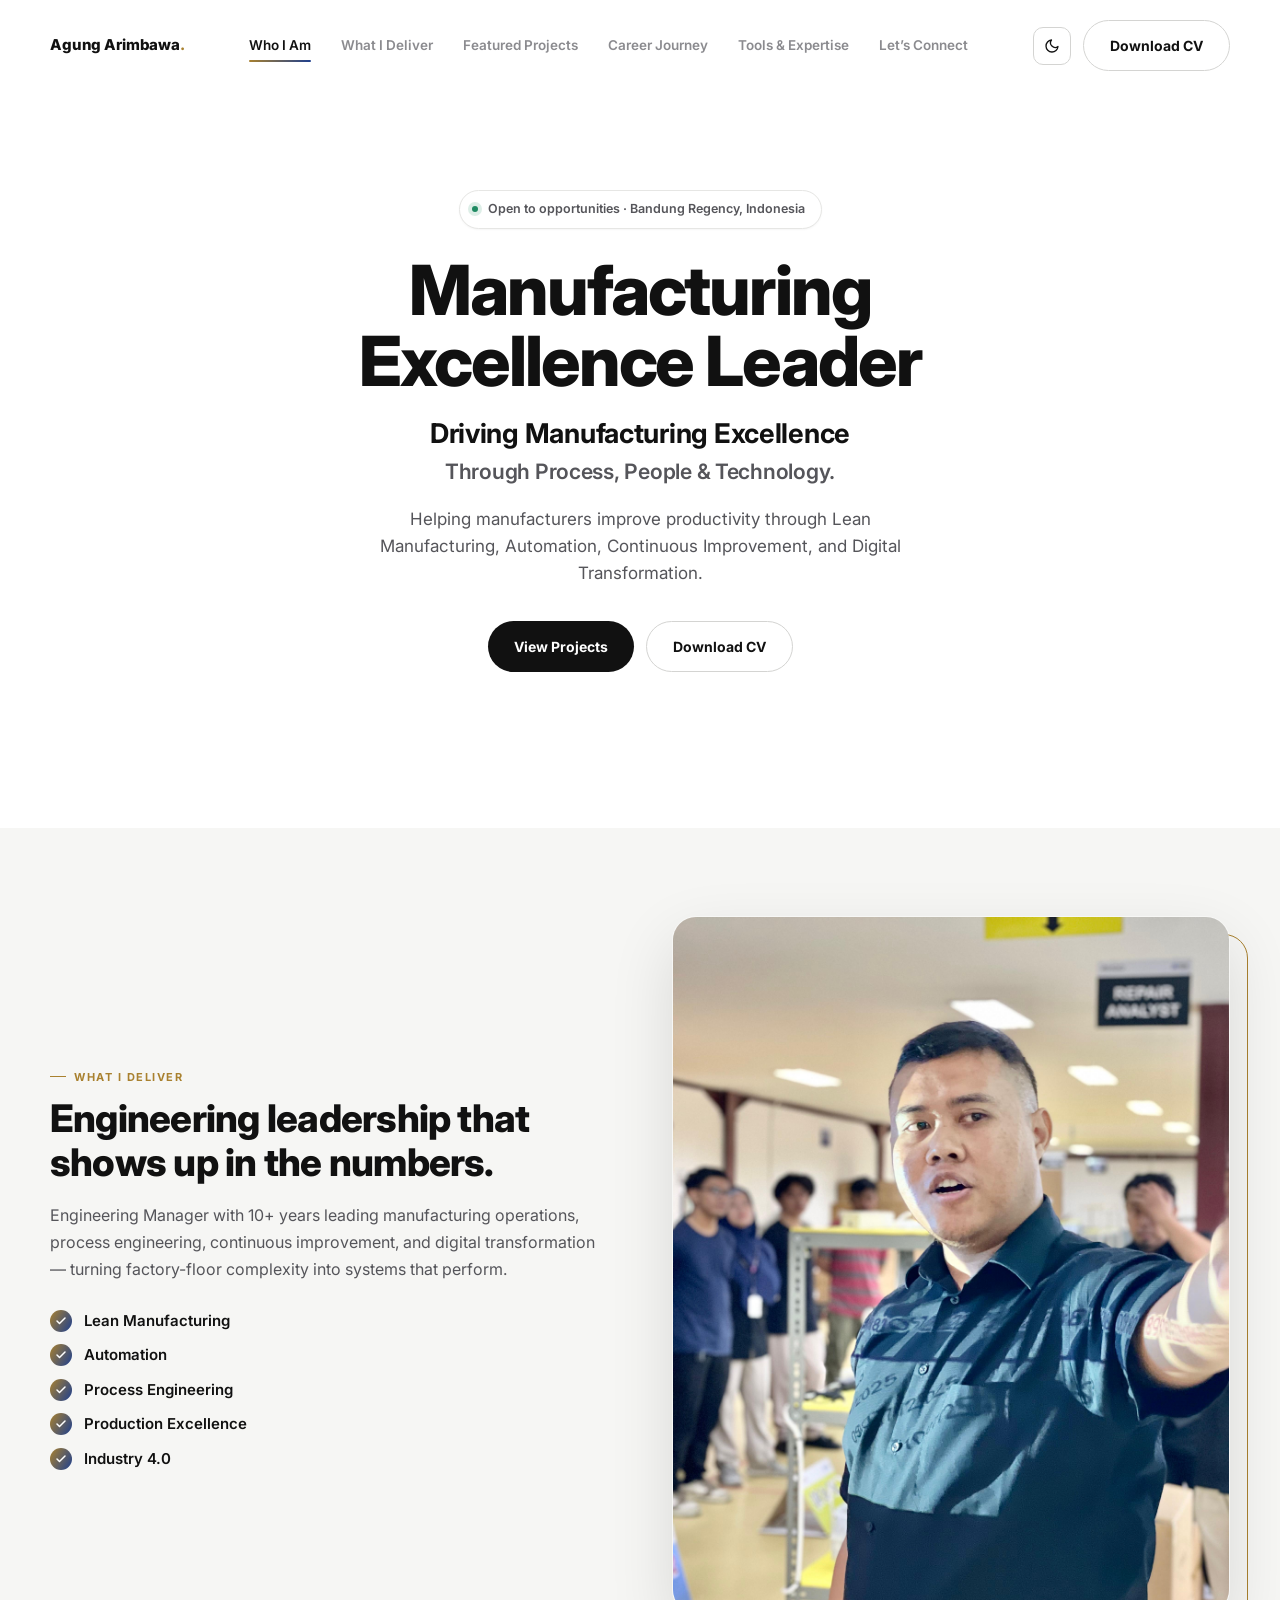
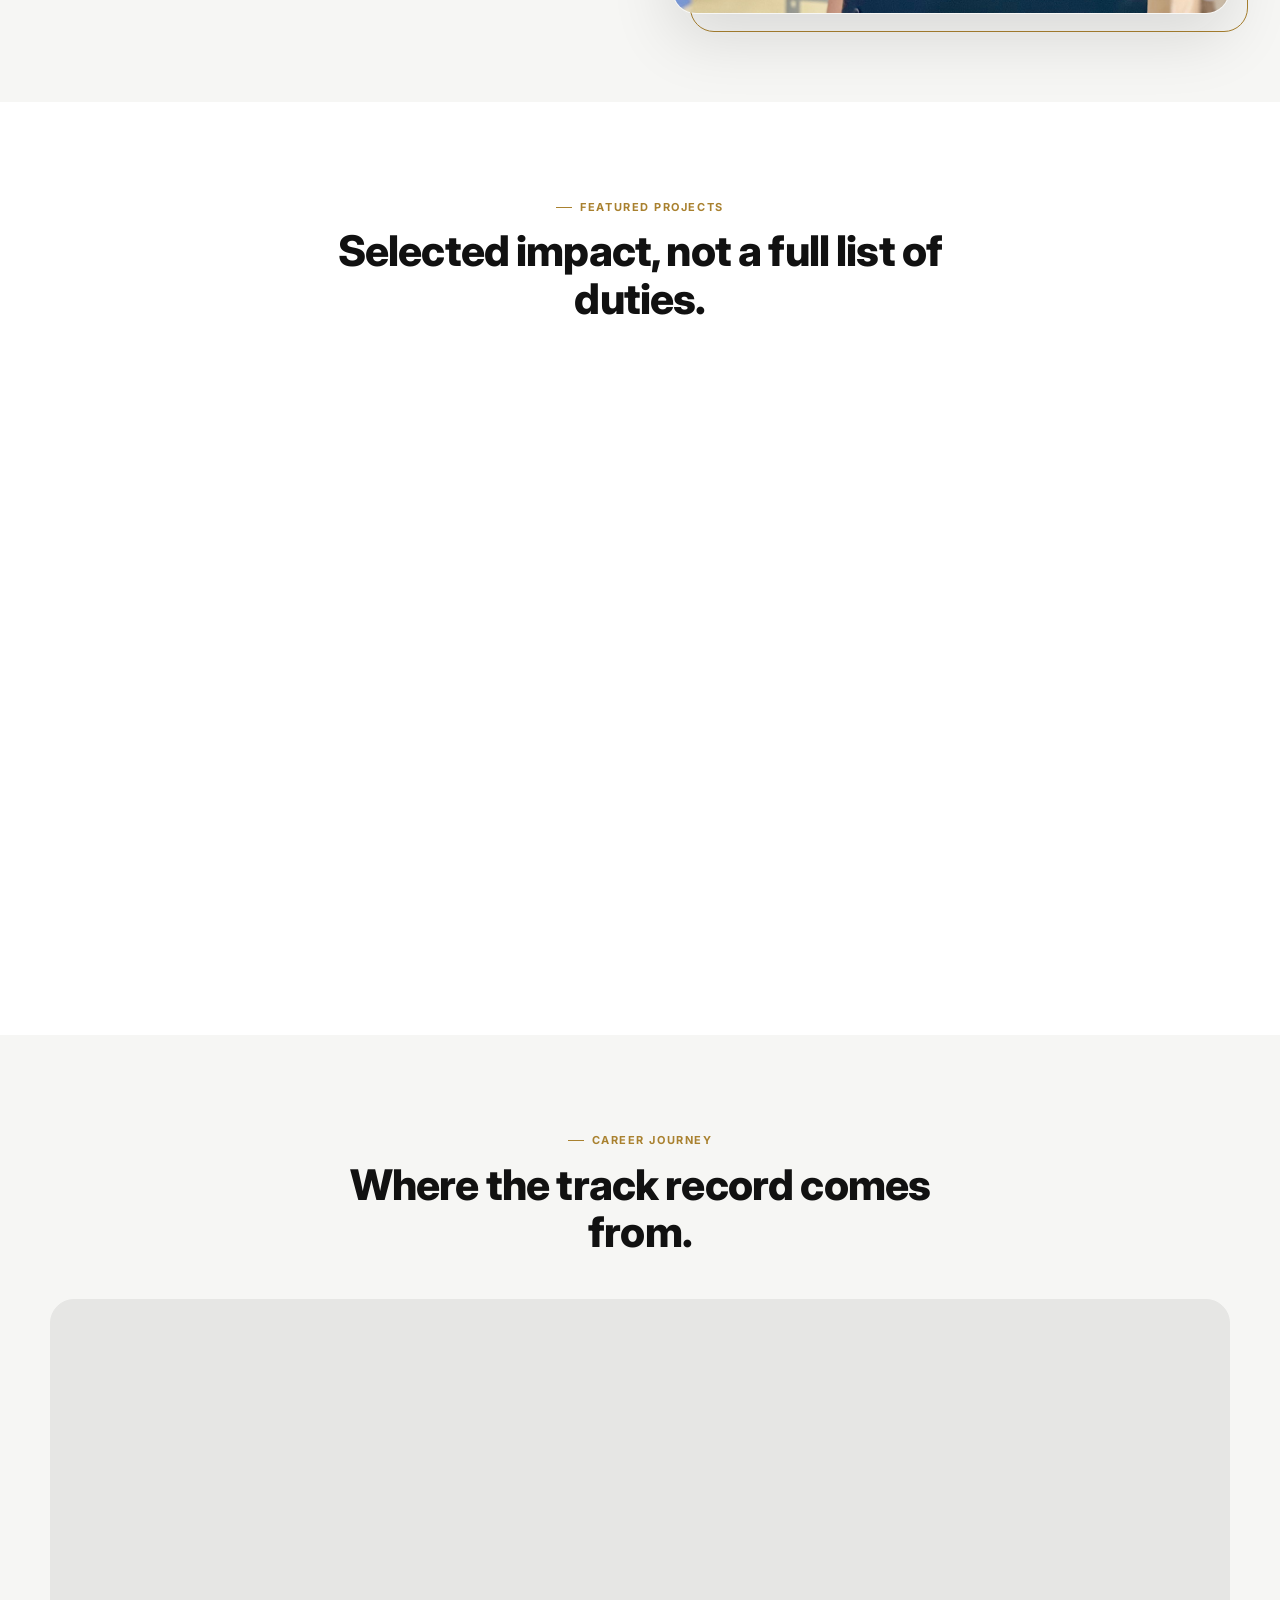
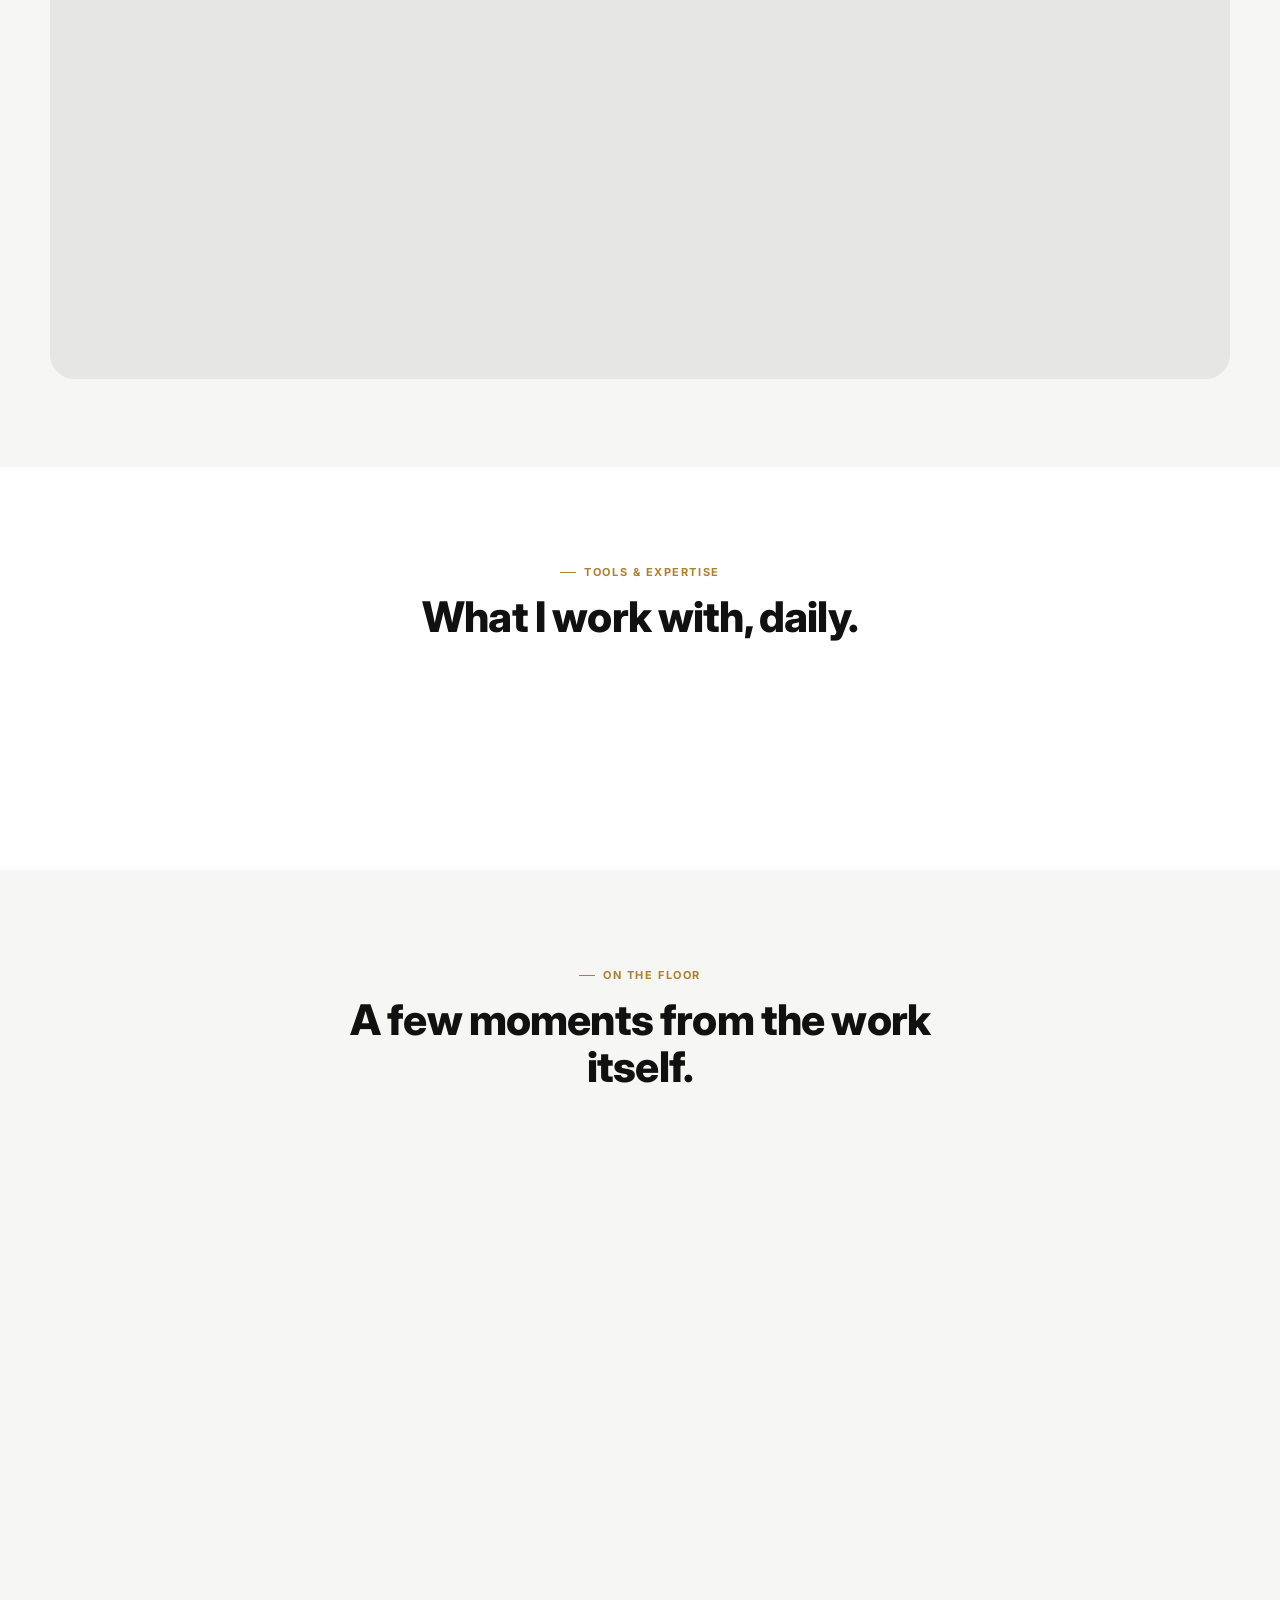
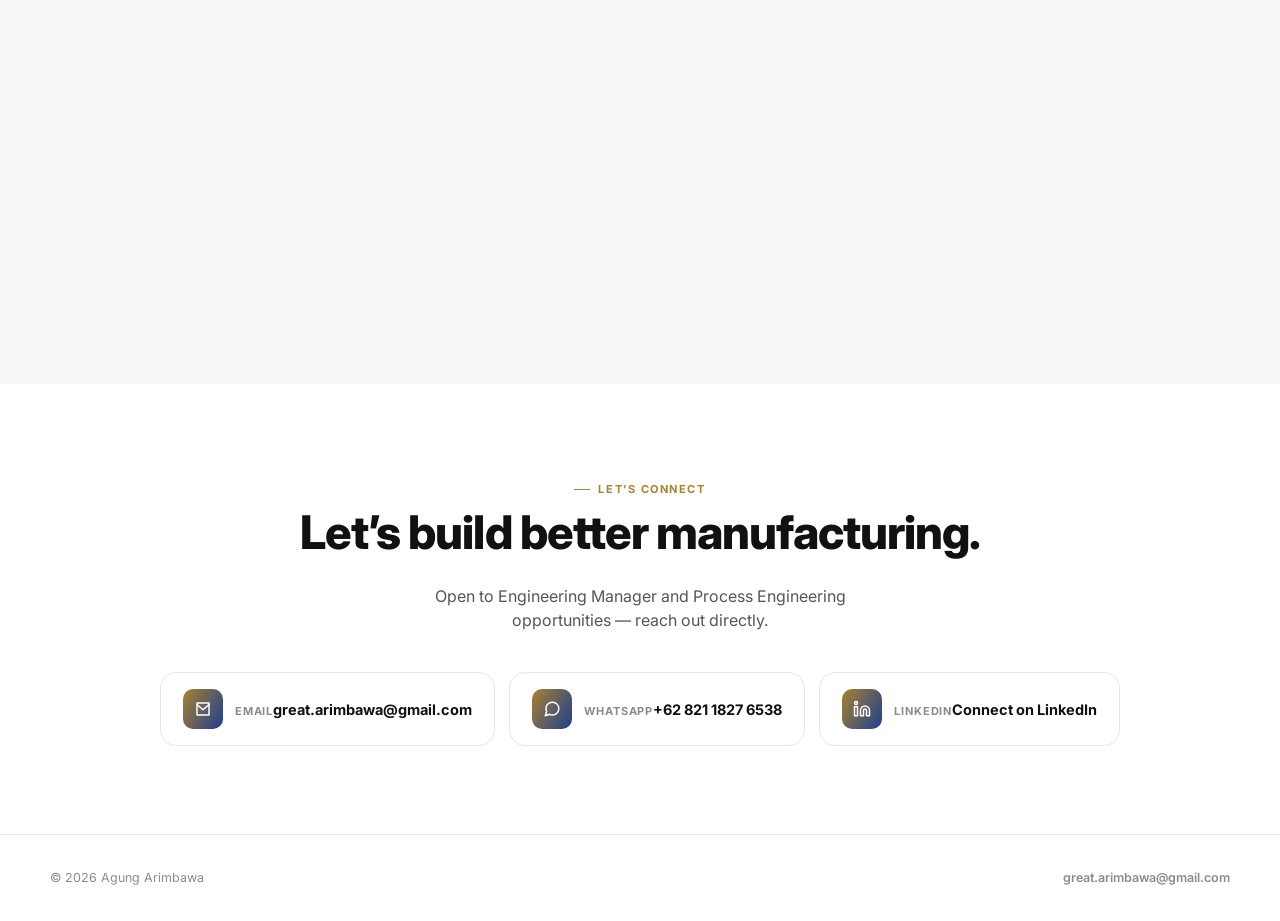
<file: index.html>
<!doctype html>
<html lang="en">
<head>
  <meta charset="UTF-8" />
  <meta name="viewport" content="width=device-width, initial-scale=1" />
  <meta name="theme-color" content="#FFFFFF" id="themeColorMeta" />
  <meta name="description" content="Agung Arimbawa — Engineering Manager specializing in Manufacturing Excellence, Lean, Automation & Industry 4.0." />
  <meta property="og:title" content="Agung Arimbawa — Engineering Manager" />
  <meta property="og:description" content="Helping manufacturers improve productivity through Lean, Automation & Industry 4.0." />
  <meta property="og:type" content="website" />
  <title>Agung Arimbawa | Engineering Manager — Manufacturing Excellence</title>

  <script>
    (function () {
      var theme = 'light';
      try { theme = localStorage.getItem('theme') === 'dark' ? 'dark' : 'light'; } catch (e) {}
      document.documentElement.setAttribute('data-theme', theme);
      var meta = document.getElementById('themeColorMeta');
      if (meta) meta.setAttribute('content', theme === 'dark' ? '#0A0A0B' : '#FFFFFF');
    })();
  </script>
  <link rel="preconnect" href="https://fonts.googleapis.com" />
  <link rel="preconnect" href="https://fonts.gstatic.com" crossorigin />
  <link href="https://fonts.googleapis.com/css2?family=Inter:wght@400;500;600;700;800&display=swap" rel="stylesheet" />
  <link rel="stylesheet" href="styles.css" />
</head>
<body>

  <div class="scroll-progress" id="scrollProgress" aria-hidden="true"><span></span></div>

  <header class="site-header" id="siteHeader">
    <div class="shell header-row">
      <a class="brand" href="#home">Agung Arimbawa<span>.</span></a>
      <nav class="desktop-nav" aria-label="Primary">
        <a href="#home">Who I Am</a>
        <a href="#deliver">What I Deliver</a>
        <a href="#projects">Featured Projects</a>
        <a href="#career">Career Journey</a>
        <a href="#skills">Tools &amp; Expertise</a>
        <a href="#connect">Let&rsquo;s Connect</a>
      </nav>
      <div class="header-actions">
        <button class="theme-toggle" id="themeToggle" type="button" aria-label="Switch to dark theme">
          <svg class="icon-sun" viewBox="0 0 24 24" fill="none" stroke="currentColor" stroke-width="2" stroke-linecap="round" stroke-linejoin="round" aria-hidden="true"><circle cx="12" cy="12" r="4"></circle><path d="M12 2v2M12 20v2M4.93 4.93l1.41 1.41M17.66 17.66l1.41 1.41M2 12h2M20 12h2M6.34 17.66l-1.41 1.41M19.07 4.93l-1.41 1.41"/></svg>
          <svg class="icon-moon" viewBox="0 0 24 24" fill="none" stroke="currentColor" stroke-width="2" stroke-linecap="round" stroke-linejoin="round" aria-hidden="true"><path d="M21 12.79A9 9 0 1 1 11.21 3 7 7 0 0 0 21 12.79z"/></svg>
        </button>
        <a class="btn btn-outline desktop-only" href="Agung-Arimbawa-CV.pdf" download>Download CV</a>
        <button class="menu-toggle" id="menuToggle" aria-label="Open menu" aria-expanded="false">
          <span></span><span></span><span></span>
        </button>
      </div>
    </div>
  </header>

  <div class="mobile-menu" id="mobileMenu" aria-hidden="true">
    <div class="mobile-menu-top">
      <span>Menu</span>
      <button class="theme-toggle" id="themeToggleMobile" type="button" aria-label="Switch to dark theme">
        <svg class="icon-sun" viewBox="0 0 24 24" fill="none" stroke="currentColor" stroke-width="2" stroke-linecap="round" stroke-linejoin="round" aria-hidden="true"><circle cx="12" cy="12" r="4"></circle><path d="M12 2v2M12 20v2M4.93 4.93l1.41 1.41M17.66 17.66l1.41 1.41M2 12h2M20 12h2M6.34 17.66l-1.41 1.41M19.07 4.93l-1.41 1.41"/></svg>
        <svg class="icon-moon" viewBox="0 0 24 24" fill="none" stroke="currentColor" stroke-width="2" stroke-linecap="round" stroke-linejoin="round" aria-hidden="true"><path d="M21 12.79A9 9 0 1 1 11.21 3 7 7 0 0 0 21 12.79z"/></svg>
      </button>
    </div>
    <nav aria-label="Mobile">
      <a href="#home">Who I Am</a>
      <a href="#deliver">What I Deliver</a>
      <a href="#projects">Featured Projects</a>
      <a href="#career">Career Journey</a>
      <a href="#skills">Tools &amp; Expertise</a>
      <a href="#connect">Let&rsquo;s Connect</a>
    </nav>
    <a class="btn btn-primary" href="Agung-Arimbawa-CV.pdf" download>Download CV</a>
  </div>

  <main>
    <section class="hero" id="home">
      <div class="shell">
        <div class="hero-heading">

          <div class="status-pill">
            <span class="status-dot"></span>
            Open to opportunities · Bandung Regency, Indonesia
          </div>

          <h1>Manufacturing Excellence Leader</h1>

          <p class="hero-headline">
            Driving Manufacturing Excellence
            <span>Through Process, People &amp; Technology.</span>
          </p>

          <p class="hero-tagline">
            Helping manufacturers improve productivity through Lean Manufacturing,
            Automation, Continuous Improvement, and Digital Transformation.
          </p>

          <div class="hero-actions">
            <a class="btn btn-primary" href="#projects">View Projects</a>
            <a class="btn btn-outline" href="Agung-Arimbawa-CV.pdf" download>
              Download CV
            </a>
          </div>

        </div>
      </div>
    </section>

    <section class="deliver section-pad" id="deliver">
      <div class="shell deliver-grid">
        <div class="deliver-copy reveal">
          <span class="kicker">What I Deliver</span>
          <h2>Engineering leadership that shows up in the numbers.</h2>
          <p>Engineering Manager with 10+ years leading manufacturing operations, process engineering, continuous improvement, and digital transformation — turning factory-floor complexity into systems that perform.</p>
          <ul class="specialize-list">
            <li><span class="check"><svg viewBox="0 0 24 24" fill="none" stroke="currentColor" stroke-width="3" stroke-linecap="round" stroke-linejoin="round"><path d="M20 6 9 17l-5-5"/></svg></span> Lean Manufacturing</li>
            <li><span class="check"><svg viewBox="0 0 24 24" fill="none" stroke="currentColor" stroke-width="3" stroke-linecap="round" stroke-linejoin="round"><path d="M20 6 9 17l-5-5"/></svg></span> Automation</li>
            <li><span class="check"><svg viewBox="0 0 24 24" fill="none" stroke="currentColor" stroke-width="3" stroke-linecap="round" stroke-linejoin="round"><path d="M20 6 9 17l-5-5"/></svg></span> Process Engineering</li>
            <li><span class="check"><svg viewBox="0 0 24 24" fill="none" stroke="currentColor" stroke-width="3" stroke-linecap="round" stroke-linejoin="round"><path d="M20 6 9 17l-5-5"/></svg></span> Production Excellence</li>
            <li><span class="check"><svg viewBox="0 0 24 24" fill="none" stroke="currentColor" stroke-width="3" stroke-linecap="round" stroke-linejoin="round"><path d="M20 6 9 17l-5-5"/></svg></span> Industry 4.0</li>
          </ul>
        </div>
        <div class="deliver-photo reveal">
          <div class="deliver-photo-frame" aria-hidden="true"></div>
          <img
    src="assets/gallery/Briefing-pagi.jpg"
    alt="Agung Arimbawa"
    class="profile-photo"
/>
        </div>
      </div>
    </section>

    <section class="section-pad" id="projects">
      <div class="shell">
        <div class="section-head">
          <span class="kicker">Featured Projects</span>
          <h2>Selected impact, not a full list of duties.</h2>
        </div>
        <div class="projects-grid" id="projectsGrid"></div>
      </div>
    </section>

    <section class="section-pad" id="career" style="background:var(--surface-2);">
      <div class="shell">
        <div class="section-head">
          <span class="kicker">Career Journey</span>
          <h2>Where the track record comes from.</h2>
        </div>
        <div class="career-list" id="careerList"></div>
      </div>
    </section>

    <section class="section-pad" id="skills">
      <div class="shell">
        <div class="section-head">
          <span class="kicker">Tools &amp; Expertise</span>
          <h2>What I work with, daily.</h2>
        </div>
        <div class="badge-cloud" id="badgeCloud"></div>
      </div>
    </section>

    <section class="section-pad" id="gallery" style="background:var(--surface-2);">
      <div class="shell">
        <div class="section-head">
          <span class="kicker">On the Floor</span>
          <h2>A few moments from the work itself.</h2>
        </div>
        <div class="gallery-grid" id="galleryGrid"></div>
      </div>
    </section>

    <section class="connect section-pad" id="connect">
      <div class="shell">
        <span class="kicker" style="justify-content:center;">Let&rsquo;s Connect</span>
        <h2>Let&rsquo;s build better manufacturing.</h2>
        <p>Open to Engineering Manager and Process Engineering opportunities — reach out directly.</p>
        <div class="connect-links">
          <a class="connect-link" href="mailto:great.arimbawa@gmail.com">
            <span class="icon"><svg viewBox="0 0 24 24" fill="none" stroke="currentColor" stroke-width="2" stroke-linecap="round" stroke-linejoin="round"><path d="M4 4h16v16H4z"/><path d="m4 6 8 7 8-7"/></svg></span>
            <span><span class="label">Email</span><span class="value">great.arimbawa@gmail.com</span></span>
          </a>
          <a class="connect-link" href="https://wa.me/6282118276538" target="_blank" rel="noreferrer">
            <span class="icon"><svg viewBox="0 0 24 24" fill="none" stroke="currentColor" stroke-width="2" stroke-linecap="round" stroke-linejoin="round"><path d="M21 11.5a8.38 8.38 0 0 1-.9 3.8 8.5 8.5 0 0 1-7.6 4.7 8.38 8.38 0 0 1-3.8-.9L3 21l1.9-5.7a8.38 8.38 0 0 1-.9-3.8 8.5 8.5 0 0 1 4.7-7.6 8.38 8.38 0 0 1 3.8-.9h.5a8.48 8.48 0 0 1 8 8v.5z"/></svg></span>
            <span><span class="label">WhatsApp</span><span class="value">+62 821 1827 6538</span></span>
          </a>
          <a class="connect-link" href="https://www.linkedin.com/in/agung-arimbawa-a76597218/" target="_blank" rel="noreferrer">
            <span class="icon"><svg viewBox="0 0 24 24" fill="none" stroke="currentColor" stroke-width="2" stroke-linecap="round" stroke-linejoin="round"><path d="M16 8a6 6 0 0 1 6 6v7h-4v-7a2 2 0 0 0-2-2 2 2 0 0 0-2 2v7h-4v-7a6 6 0 0 1 6-6z"/><rect x="2" y="9" width="4" height="12"/><circle cx="4" cy="4" r="2"/></svg></span>
            <span><span class="label">LinkedIn</span><span class="value">Connect on LinkedIn</span></span>
          </a>
        </div>
      </div>
    </section>
  </main>

  <footer class="site-footer">
    <div class="shell footer-row">
      <span>© <span id="currentYear"></span> Agung Arimbawa</span>
      <a href="mailto:great.arimbawa@gmail.com">great.arimbawa@gmail.com</a>
    </div>
  </footer>

  <dialog class="project-modal" id="projectModal">
    <div class="modal-inner">
      <button class="modal-close" id="modalClose" aria-label="Close">
        <svg width="14" height="14" viewBox="0 0 24 24" fill="none" stroke="currentColor" stroke-width="2.4" stroke-linecap="round"><path d="M18 6 6 18M6 6l12 12"/></svg>
      </button>
      <span class="kicker" id="modalCategory">Project</span>
      <div class="modal-stat" id="modalStat"></div>
      <div class="modal-stat-label" id="modalStatLabel"></div>
      <h3 id="modalTitle"></h3>
      <p id="modalSummary"></p>
      <div class="modal-tags" id="modalTags"></div>
    </div>
  </dialog>

  <script src="script.js" defer></script>
  <script src="theme-toggle.js" defer></script>
</body>
</html>
</file>
<file: styles.css>
/* =========================================================
   Agung Arimbawa — Portfolio
   Monochrome base + gold/blue accents. Rebuilt for a condensed,
   impact-first structure (~6 sections, no long-form reading).
   ========================================================= */

* { margin: 0; padding: 0; box-sizing: border-box; }

:root {
  --bg: #ffffff;
  --surface: #ffffff;
  --surface-2: #f6f6f4;
  --surface-3: #eeeeec;
  --title: #111111;
  --body: #55555a;
  --muted: #8b8b8f;
  --border: #e6e6e4;
  --border-strong: #d4d4d2;

  --gold: #a9812f;
  --gold-soft: rgba(169, 129, 47, .12);
  --blue: #1d3f8f;
  --blue-soft: rgba(29, 63, 143, .10);
  --success: #1f8a62;
  --gradient-accent: linear-gradient(120deg, var(--gold), var(--blue));

  --shell: min(100% - 48px, 1180px);
  --radius-sm: 10px;
  --radius-md: 16px;
  --radius-lg: 24px;
  --shadow-sm: 0 1px 2px rgba(17, 17, 17, .04);
  --shadow-md: 0 12px 32px rgba(17, 17, 17, .07);
  --shadow-lg: 0 24px 64px rgba(17, 17, 17, .12);
  --ease: cubic-bezier(.22, 1, .36, 1);
  color-scheme: light;
}

[data-theme="dark"] {
  --bg: #0a0a0b;
  --surface: #131314;
  --surface-2: #18181a;
  --surface-3: #1f1f22;
  --title: #f5f5f4;
  --body: #b7b7ba;
  --muted: #86868a;
  --border: rgba(255, 255, 255, .09);
  --border-strong: rgba(255, 255, 255, .16);

  --gold: #d3ac5e;
  --gold-soft: rgba(211, 172, 94, .14);
  --blue: #6e93e8;
  --blue-soft: rgba(110, 147, 232, .14);
  --success: #34d399;
  --shadow-sm: 0 1px 2px rgba(0, 0, 0, .3);
  --shadow-md: 0 16px 40px rgba(0, 0, 0, .38);
  --shadow-lg: 0 28px 72px rgba(0, 0, 0, .5);
  color-scheme: dark;
}

html { scroll-behavior: smooth; }
@media (prefers-reduced-motion: reduce) {
  html { scroll-behavior: auto; }
  *, *::before, *::after { animation-duration: .001ms !important; transition-duration: .001ms !important; }
}

body {
  font-family: "Inter", system-ui, -apple-system, "Segoe UI", sans-serif;
  background: var(--bg);
  color: var(--title);
  font-size: 16px;
  line-height: 1.5;
  -webkit-font-smoothing: antialiased;
  transition: background .3s var(--ease), color .3s var(--ease);
}

::selection { background: var(--gold-soft); color: var(--title); }
:focus-visible { outline: 2px solid var(--blue); outline-offset: 3px; border-radius: 3px; }

a { color: inherit; text-decoration: none; }
ul { list-style: none; }
img { max-width: 100%; display: block; }
button { font: inherit; cursor: pointer; border: none; background: none; color: inherit; }

.shell { width: var(--shell); margin: 0 auto; }
section { position: relative; }
.section-pad { padding: 88px 0; }
@media (max-width: 720px) { .section-pad { padding: 60px 0; } }

.kicker {
  display: inline-flex;
  align-items: center;
  gap: 8px;
  font-size: 11px;
  font-weight: 700;
  letter-spacing: .14em;
  text-transform: uppercase;
  color: var(--gold);
}
.kicker::before { content: ""; width: 16px; height: 1px; background: var(--gold); }

h1, h2, h3 { font-weight: 800; letter-spacing: -.02em; color: var(--title); }

.btn {
  display: inline-flex;
  align-items: center;
  justify-content: center;
  gap: 8px;
  padding: 14px 26px;
  border-radius: 999px;
  font-size: 14px;
  font-weight: 700;
  transition: transform .3s var(--ease), background .3s var(--ease), border-color .3s var(--ease), color .3s var(--ease);
  white-space: nowrap;
}
.btn-primary { background: var(--title); color: var(--bg); }
.btn-primary:hover { transform: translateY(-2px); background: var(--gradient-accent); color: #fff; }
.btn-outline { border: 1.5px solid var(--border-strong); color: var(--title); }
.btn-outline:hover { transform: translateY(-2px); border-color: var(--blue); color: var(--blue); }

/* ---------- Header ---------- */
.site-header {
  position: fixed;
  top: 0; left: 0; right: 0;
  z-index: 100;
  padding: 20px 0;
  transition: padding .3s var(--ease), background .3s var(--ease), border-color .3s var(--ease);
  border-bottom: 1px solid transparent;
}
.site-header.scrolled {
  padding: 13px 0;
  background: color-mix(in srgb, var(--bg) 88%, transparent);
  backdrop-filter: blur(14px);
  border-color: var(--border);
}
.header-row { display: flex; align-items: center; justify-content: space-between; gap: 24px; }
.brand { font-size: 15px; font-weight: 800; letter-spacing: -.01em; }
.brand span { color: var(--gold); }
.desktop-nav { display: flex; align-items: center; gap: 30px; }
.desktop-nav a { font-size: 13.5px; font-weight: 600; color: var(--muted); transition: color .25s; position: relative; }
.desktop-nav a:hover, .desktop-nav a.active { color: var(--title); }
.desktop-nav a.active::after { content: ""; position: absolute; left: 0; right: 0; bottom: -6px; height: 2px; background: var(--gradient-accent); border-radius: 2px; }
.header-actions { display: flex; align-items: center; gap: 12px; }

.theme-toggle {
  display: inline-flex; align-items: center; justify-content: center;
  width: 38px; height: 38px; border: 1px solid var(--border-strong);
  border-radius: 10px; background: var(--surface); color: var(--title);
  transition: border-color .25s, transform .25s;
}
.theme-toggle:hover { transform: translateY(-2px); border-color: var(--gold); }
.theme-toggle svg { width: 16px; height: 16px; }
.theme-toggle .icon-sun { display: none; }
[data-theme="dark"] .theme-toggle .icon-sun { display: block; }
[data-theme="dark"] .theme-toggle .icon-moon { display: none; }

.menu-toggle { display: none; flex-direction: column; gap: 4px; width: 22px; }
.menu-toggle span { height: 2px; background: var(--title); border-radius: 2px; transition: transform .3s, opacity .3s; }

.mobile-menu {
  position: fixed; inset: 0; z-index: 99;
  background: var(--bg);
  padding: 90px 28px 40px;
  transform: translateY(-8px);
  opacity: 0; visibility: hidden;
  transition: opacity .3s var(--ease), transform .3s var(--ease), visibility .3s;
}
.mobile-menu.open { opacity: 1; visibility: visible; transform: translateY(0); }
.mobile-menu-top { display: flex; align-items: center; justify-content: space-between; margin-bottom: 28px; }
.mobile-menu-top span { font-size: 11px; font-weight: 700; letter-spacing: .14em; text-transform: uppercase; color: var(--muted); }
.mobile-menu a { display: block; padding: 15px 0; font-size: 22px; font-weight: 700; border-bottom: 1px solid var(--border); }
.mobile-menu .btn { margin-top: 26px; width: 100%; }

/* ---------- Scroll progress ---------- */
.scroll-progress { position: fixed; top: 0; left: 0; right: 0; height: 2px; z-index: 101; background: transparent; }
.scroll-progress span { display: block; height: 100%; width: 0; background: var(--gradient-accent); }

/* ---------- Hero ("Who I Am") ---------- */
.hero {
  position: relative;
  padding: 150px 0 60px;
  overflow: hidden;
  min-height: 92vh;
  display: flex;
  align-items: center;
}
.hero-particles { position: absolute; inset: 0; pointer-events: none; mask-image: linear-gradient(to bottom, #000 0%, transparent 88%); }
@media (max-width: 820px) { .hero-particles { display: none; } }

.hero-heading {
  position: relative;
  width: min(820px, 100%);
  margin: 0 auto;
  text-align: center;
}

.status-pill {
  display: inline-flex;
  align-items: center;
  gap: 10px;
  padding: 9px 16px 9px 12px;
  border-radius: 999px;
  background: var(--surface);
  border: 1px solid var(--border);
  box-shadow: var(--shadow-sm);
  font-size: 12.5px;
  font-weight: 600;
  color: var(--body);
  margin-bottom: 26px;
}
.status-dot { width: 6px; height: 6px; border-radius: 50%; background: var(--success); box-shadow: 0 0 0 4px color-mix(in srgb, var(--success) 15%, transparent); flex-shrink: 0; }

.hero-heading h1 {
  font-size: clamp(2.6rem, 1.6rem + 3.4vw, 4.6rem);
  line-height: 1.04;
  letter-spacing: -.03em;
  text-wrap: balance;
}
.hero-heading h1 .accent {
  background: var(--gradient-accent);
  -webkit-background-clip: text; background-clip: text; color: transparent;
}

.hero-headline {
  margin: 18px 0 20px;
  font-size: clamp(1.2rem, .9rem + 1.2vw, 1.7rem);
  font-weight: 700;
  line-height: 1.35;
  letter-spacing: -.01em;
  color: var(--title);
}
.hero-headline span { display: block; margin-top: 4px; font-weight: 600; font-size: .78em; color: var(--body); }

.role-tags { display: flex; flex-wrap: wrap; justify-content: center; gap: 8px; margin: 20px 0; }
.role-tags span { padding: 6px 14px; border-radius: 999px; background: var(--surface-2); border: 1px solid var(--border); font-size: 12.5px; font-weight: 600; color: var(--body); }

.hero-tagline { font-size: 17px; line-height: 1.6; color: var(--body); max-width: 560px; margin: 0 auto 34px; }

.hero-actions { display: flex; flex-wrap: wrap; justify-content: center; gap: 12px; margin-bottom: 56px; }

.kpi-strip { display: grid; grid-template-columns: repeat(4, 1fr); gap: 0; border-top: 1px solid var(--border); padding-top: 34px; }
.kpi-strip div { text-align: center; padding: 0 8px; border-right: 1px solid var(--border); }
.kpi-strip div:last-child { border-right: none; }
.kpi-value {
  display: block; font-size: clamp(1.7rem, 1.2rem + 1.4vw, 2.4rem); font-weight: 800; letter-spacing: -.02em;
  background: var(--gradient-accent); -webkit-background-clip: text; background-clip: text; color: transparent;
}
.kpi-label { display: block; margin-top: 4px; font-size: 12px; font-weight: 600; color: var(--muted); }
@media (max-width: 620px) {
  .kpi-strip { grid-template-columns: repeat(2, 1fr); row-gap: 22px; }
  .kpi-strip div:nth-child(2) { border-right: none; }
}

/* ---------- What I Deliver (About) ---------- */
.deliver { background: var(--surface-2); }
.deliver-grid { display: grid; grid-template-columns: 1fr 1fr; gap: 64px; align-items: center; }
.deliver-copy h2 { font-size: clamp(1.7rem, 1.1rem + 1.6vw, 2.5rem); margin: 12px 0 18px; line-height: 1.14; }
.deliver-copy p { font-size: 16px; line-height: 1.7; color: var(--body); }
.specialize-list { margin-top: 26px; display: grid; gap: 12px; }
.specialize-list li { display: flex; align-items: center; gap: 12px; font-size: 15px; font-weight: 600; }
.specialize-list .check {
  display: inline-flex; align-items: center; justify-content: center;
  width: 22px; height: 22px; border-radius: 50%; background: var(--gradient-accent); color: #fff; flex-shrink: 0;
}
.specialize-list .check svg { width: 12px; height: 12px; }
.deliver-photo { position: relative; }
.deliver-photo img { border-radius: var(--radius-lg); box-shadow: var(--shadow-lg); width: 100%; aspect-ratio: 4/5; object-fit: cover; }
.deliver-photo-frame { position: absolute; inset: 18px -18px -18px 18px; border: 1.5px solid var(--gold); border-radius: var(--radius-lg); z-index: -1; }
@media (max-width: 860px) {
  .deliver-grid { grid-template-columns: 1fr; gap: 40px; }
  .deliver-photo { order: -1; max-width: 280px; margin: 0 auto; }
}
.profile-photo{
    width:100%;
    aspect-ratio:4/5;
    object-fit:cover;
    border-radius:24px;
    box-shadow:0 25px 60px rgba(0,0,0,.18);
    border:1px solid rgba(255,255,255,.08);
    transition:.4s ease;
}

.profile-photo:hover{
    transform:translateY(-6px) scale(1.02);
}
/* ---------- Featured Projects ---------- */
.projects-grid { display: grid; grid-template-columns: repeat(3, 1fr); gap: 20px; margin-top: 44px; }
.project-card {
  position: relative;
  border: 1px solid var(--border);
  border-radius: var(--radius-lg);
  background: var(--surface);
  padding: 30px 26px;
  min-height: 280px;
  display: flex;
  flex-direction: column;
  justify-content: space-between;
  overflow: hidden;
  transition: transform .35s var(--ease), box-shadow .35s var(--ease), border-color .35s var(--ease);
  cursor: pointer;
}
.project-card:hover { transform: translateY(-6px); box-shadow: var(--shadow-lg); border-color: var(--border-strong); }
.project-card::after {
  content: ""; position: absolute; right: -60px; top: -60px; width: 160px; height: 160px;
  border-radius: 50%; background: var(--gradient-accent); opacity: 0; filter: blur(40px);
  transition: opacity .4s var(--ease);
}
.project-card:hover::after { opacity: .16; }
.project-card-top { position: relative; z-index: 1; }
.project-num { font-size: 11px; font-weight: 700; letter-spacing: .12em; color: var(--muted); }
.project-stat {
  display: block; margin-top: 14px; font-size: clamp(2rem, 1.6rem + 1vw, 2.6rem); font-weight: 800; letter-spacing: -.02em; line-height: 1;
  background: var(--gradient-accent); -webkit-background-clip: text; background-clip: text; color: transparent;
}
.project-stat-label { display: block; margin-top: 8px; font-size: 13px; font-weight: 600; color: var(--body); }
.project-card-bottom { position: relative; z-index: 1; margin-top: 24px; }
.project-card-bottom h3 { font-size: 19px; margin-bottom: 10px; }
.project-open-link { display: inline-flex; align-items: center; gap: 6px; font-size: 13px; font-weight: 700; color: var(--blue); }
.project-open-link svg { width: 13px; height: 13px; transition: transform .25s; }
.project-card:hover .project-open-link svg { transform: translate(3px, -3px); }

@media (max-width: 980px) { .projects-grid { grid-template-columns: repeat(2, 1fr); } }
@media (max-width: 620px) { .projects-grid { grid-template-columns: 1fr; } }

/* ---------- Project modal (kept lightweight) ---------- */
.project-modal { border: none; border-radius: var(--radius-lg); padding: 0; width: min(600px, 92vw); background: var(--surface); color: var(--title); box-shadow: var(--shadow-lg); }
.project-modal::backdrop { background: color-mix(in srgb, #000 55%, transparent); backdrop-filter: blur(4px); }
.modal-inner { padding: 40px 34px; position: relative; }
.modal-close {
  position: absolute; top: 18px; right: 18px;
  width: 34px; height: 34px; border-radius: 50%; background: var(--surface-2);
  display: flex; align-items: center; justify-content: center; color: var(--title);
}
.modal-inner .kicker { margin-bottom: 14px; }
.modal-inner h3 { font-size: 24px; margin-bottom: 12px; }
.modal-stat { font-size: 2.2rem; font-weight: 800; background: var(--gradient-accent); -webkit-background-clip: text; background-clip: text; color: transparent; }
.modal-stat-label { font-size: 13px; color: var(--muted); font-weight: 600; margin-bottom: 18px; }
.modal-inner p { font-size: 15px; line-height: 1.7; color: var(--body); }
.modal-tags { display: flex; flex-wrap: wrap; gap: 8px; margin-top: 20px; }
.modal-tags span { padding: 5px 12px; border-radius: 999px; background: var(--surface-2); font-size: 11.5px; font-weight: 600; color: var(--body); }

/* ---------- Career Journey ---------- */
.career-list { margin-top: 44px; display: grid; gap: 2px; background: var(--border); border: 1px solid var(--border); border-radius: var(--radius-lg); overflow: hidden; }
.career-item { background: var(--surface); padding: 26px 28px; display: grid; grid-template-columns: 170px 1fr; gap: 24px; align-items: start; transition: background .25s; }
.career-item:hover { background: var(--surface-2); }
.career-item time { font-size: 12.5px; font-weight: 700; color: var(--gold); letter-spacing: .02em; }
.career-role h3 { font-size: 17px; margin-bottom: 3px; }
.career-role p.company { font-size: 13.5px; color: var(--muted); font-weight: 600; margin-bottom: 10px; }
.career-role p.impact { font-size: 14.5px; line-height: 1.6; color: var(--body); }
@media (max-width: 700px) {
  .career-item { grid-template-columns: 1fr; gap: 8px; }
}

/* ---------- Tools & Expertise (badges) ---------- */
.badge-cloud { display: flex; flex-wrap: wrap; gap: 12px; margin-top: 40px; justify-content: center; }
.badge {
  padding: 11px 20px; border-radius: 999px; border: 1px solid var(--border);
  font-size: 14px; font-weight: 600; color: var(--title); background: var(--surface);
  transition: border-color .25s, transform .25s, background .25s;
}
.badge:hover { transform: translateY(-3px); border-color: var(--gold); background: var(--gold-soft); }

/* ---------- Gallery ---------- */
.gallery-grid { display: grid; grid-template-columns: repeat(3, 1fr); grid-auto-rows: 180px; gap: 14px; margin-top: 44px; }
.gallery-grid figure { position: relative; border-radius: var(--radius-md); overflow: hidden; background: var(--surface-2); }
.gallery-grid figure.tall { grid-row: span 2; }
.gallery-grid img { width: 100%; height: 100%; object-fit: cover; transition: transform .5s var(--ease); }
.gallery-grid figure:hover img { transform: scale(1.06); }
.gallery-grid figcaption {
  position: absolute; left: 0; right: 0; bottom: 0; padding: 12px 14px;
  font-size: 12px; font-weight: 600; color: #fff;
  background: linear-gradient(to top, rgba(0,0,0,.65), transparent);
}
.gallery-placeholder {
  background: color-mix(in srgb, var(--gold) 8%, var(--surface-2));
  border: 1px dashed var(--border-strong);
  display: flex;
  align-items: flex-end;
}
.gallery-placeholder figcaption {
  position: static;
  background: none;
  color: var(--muted);
  padding: 14px;
  width: 100%;
}
@media (max-width: 760px) {
  .gallery-grid { grid-template-columns: repeat(2, 1fr); grid-auto-rows: 160px; }
  .gallery-grid figure.tall { grid-row: span 1; }
}

/* ---------- Let's Connect (Contact) ---------- */
.connect { text-align: center; }
.connect h2 { font-size: clamp(1.9rem, 1.3rem + 2vw, 2.9rem); margin-bottom: 16px; }
.connect > .shell > p { font-size: 16px; color: var(--body); max-width: 480px; margin: 0 auto 40px; }
.connect-links { display: flex; flex-wrap: wrap; justify-content: center; gap: 14px; }
.connect-link {
  display: flex; align-items: center; gap: 12px;
  padding: 16px 22px; border-radius: var(--radius-md); border: 1px solid var(--border);
  background: var(--surface); min-width: 220px; text-align: left;
  transition: transform .3s var(--ease), border-color .3s var(--ease), box-shadow .3s var(--ease);
}
.connect-link:hover { transform: translateY(-4px); border-color: var(--gold); box-shadow: var(--shadow-md); }
.connect-link .icon { width: 40px; height: 40px; border-radius: 10px; background: var(--gradient-accent); display: flex; align-items: center; justify-content: center; color: #fff; flex-shrink: 0; }
.connect-link .icon svg { width: 18px; height: 18px; }
.connect-link .label { font-size: 11px; font-weight: 700; letter-spacing: .08em; text-transform: uppercase; color: var(--muted); }
.connect-link .value { font-size: 14.5px; font-weight: 700; color: var(--title); margin-top: 2px; }

/* ---------- Footer ---------- */
.site-footer { padding: 34px 0; border-top: 1px solid var(--border); }
.footer-row { display: flex; flex-wrap: wrap; align-items: center; justify-content: space-between; gap: 12px; font-size: 12.5px; color: var(--muted); }
.footer-row a { font-weight: 600; color: var(--muted); }
.footer-row a:hover { color: var(--gold); }

/* ---------- Reveal-on-scroll ---------- */
.reveal { opacity: 0; transform: translateY(20px); transition: opacity .7s var(--ease), transform .7s var(--ease); }
.reveal.is-visible { opacity: 1; transform: translateY(0); }

/* ---------- Section header block ---------- */
.section-head { max-width: 620px; margin: 0 auto; text-align: center; }
.section-head h2 { font-size: clamp(1.8rem, 1.2rem + 1.8vw, 2.7rem); margin: 12px 0 0; line-height: 1.12; }
.section-head.align-left { margin: 0; text-align: left; }

@media (max-width: 720px) {
  .header-row .desktop-nav { display: none; }
  .header-actions .btn-outline.desktop-only { display: none; }
  .menu-toggle { display: flex; }
}
@media (min-width: 721px) {
  .mobile-menu { display: none; }
}
</file>
